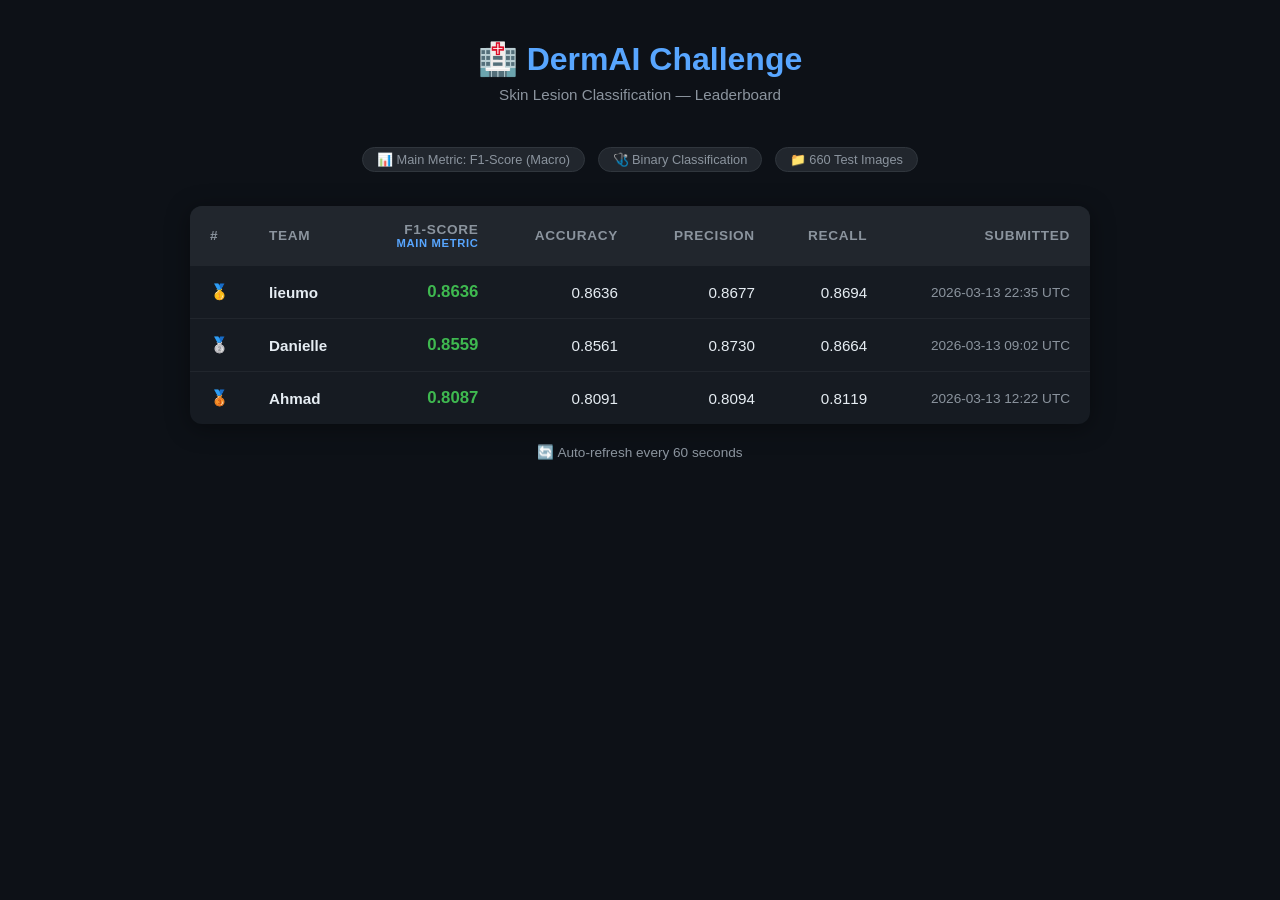
<file: leaderboard/index.html>
<!DOCTYPE html>
<html lang="fr">
<head>
  <meta charset="UTF-8">
  <meta name="viewport" content="width=device-width, initial-scale=1.0">
  <title>DermAI Challenge — Leaderboard</title>
  <style>
    * { margin: 0; padding: 0; box-sizing: border-box; }
    body { background: #0d1117; color: #e6edf3; font-family: 'Segoe UI', sans-serif; padding: 40px 20px; }
    .container { max-width: 900px; margin: 0 auto; }
    h1 { text-align: center; font-size: 2rem; margin-bottom: 8px; color: #58a6ff; }
    .subtitle { text-align: center; color: #8b949e; margin-bottom: 40px; font-size: 0.95rem; }
    .badge { display: inline-block; background: #21262d; border: 1px solid #30363d; border-radius: 20px; padding: 4px 14px; font-size: 0.8rem; margin: 4px; color: #8b949e; }
    table { width: 100%; border-collapse: collapse; background: #161b22; border-radius: 12px; overflow: hidden; box-shadow: 0 4px 24px rgba(0,0,0,0.4); }
    thead { background: #21262d; }
    th { padding: 16px 20px; text-align: left; font-size: 0.85rem; text-transform: uppercase; letter-spacing: 0.05em; color: #8b949e; }
    th.right, td.right { text-align: right; }
    td { padding: 16px 20px; border-top: 1px solid #21262d; font-size: 0.95rem; }
    tr:hover td { background: #1c2128; }
    .rank { font-weight: bold; color: #8b949e; width: 40px; }
    .team-name { font-weight: 600; color: #e6edf3; }
    .f1 { font-weight: 700; color: #3fb950; font-size: 1.05rem; }
    .medal { font-size: 1.2rem; }
    .main-metric { color: #58a6ff; font-size: 0.7rem; display: block; }
    .refresh { text-align: center; margin-top: 20px; color: #8b949e; font-size: 0.85rem; }
    .empty { text-align: center; padding: 60px; color: #8b949e; }
    .loading { text-align: center; padding: 60px; color: #58a6ff; }
  </style>
</head>
<body>
  <div class="container">
    <h1>🏥 DermAI Challenge</h1>
    <p class="subtitle">Skin Lesion Classification — Leaderboard</p>

    <div style="text-align:center; margin-bottom: 30px;">
      <span class="badge">📊 Main Metric: F1-Score (Macro)</span>
      <span class="badge">🩺 Binary Classification</span>
      <span class="badge">📁 660 Test Images</span>
    </div>

    <table>
      <thead>
        <tr>
          <th>#</th>
          <th>Team</th>
          <th class="right">F1-Score <span class="main-metric">main metric</span></th>
          <th class="right">Accuracy</th>
          <th class="right">Precision</th>
          <th class="right">Recall</th>
          <th class="right">Submitted</th>
        </tr>
      </thead>
      <tbody id="leaderboard-body">
        <tr><td colspan="7" class="loading">Loading...</td></tr>
      </tbody>
    </table>

    <p class="refresh">🔄 Auto-refresh every 60 seconds</p>
  </div>

  <script>
    const MEDALS = ['🥇', '🥈', '🥉'];

    function parseCSV(text) {
      const lines = text.trim().split('\n');
      const headers = lines[0].split(',').map(h => h.trim());
      return lines.slice(1).map(line => {
        const vals = line.split(',').map(v => v.trim());
        const obj = {};
        headers.forEach((h, i) => obj[h] = vals[i]);
        return obj;
      });
    }

    function render(entries) {
      const tbody = document.getElementById('leaderboard-body');
      if (!entries.length) {
        tbody.innerHTML = '<tr><td colspan="7" class="empty">No submissions yet 🎯</td></tr>';
        return;
      }
      tbody.innerHTML = entries.map((e, i) => `
        <tr>
          <td class="rank">${MEDALS[i] || (i+1)}</td>
          <td class="team-name">${e.team}</td>
          <td class="right f1">${parseFloat(e.f1_score).toFixed(4)}</td>
          <td class="right">${parseFloat(e.accuracy).toFixed(4)}</td>
          <td class="right">${parseFloat(e.precision).toFixed(4)}</td>
          <td class="right">${parseFloat(e.recall).toFixed(4)}</td>
          <td class="right" style="color:#8b949e;font-size:0.85rem">${e.submitted_at || '-'}</td>
        </tr>
      `).join('');
    }

    async function load() {
      try {
        const res = await fetch('leaderboard.csv?t=' + Date.now());
        if (!res.ok) throw new Error('Not found');
        const text = await res.text();
        const entries = parseCSV(text);
        entries.sort((a, b) => parseFloat(b.f1_score) - parseFloat(a.f1_score));
        render(entries);
      } catch (e) {
        document.getElementById('leaderboard-body').innerHTML =
          '<tr><td colspan="7" class="empty">No submissions yet 🎯</td></tr>';
      }
    }

    load();
    setInterval(load, 60000);
  </script>
</body>
</html>
</file>
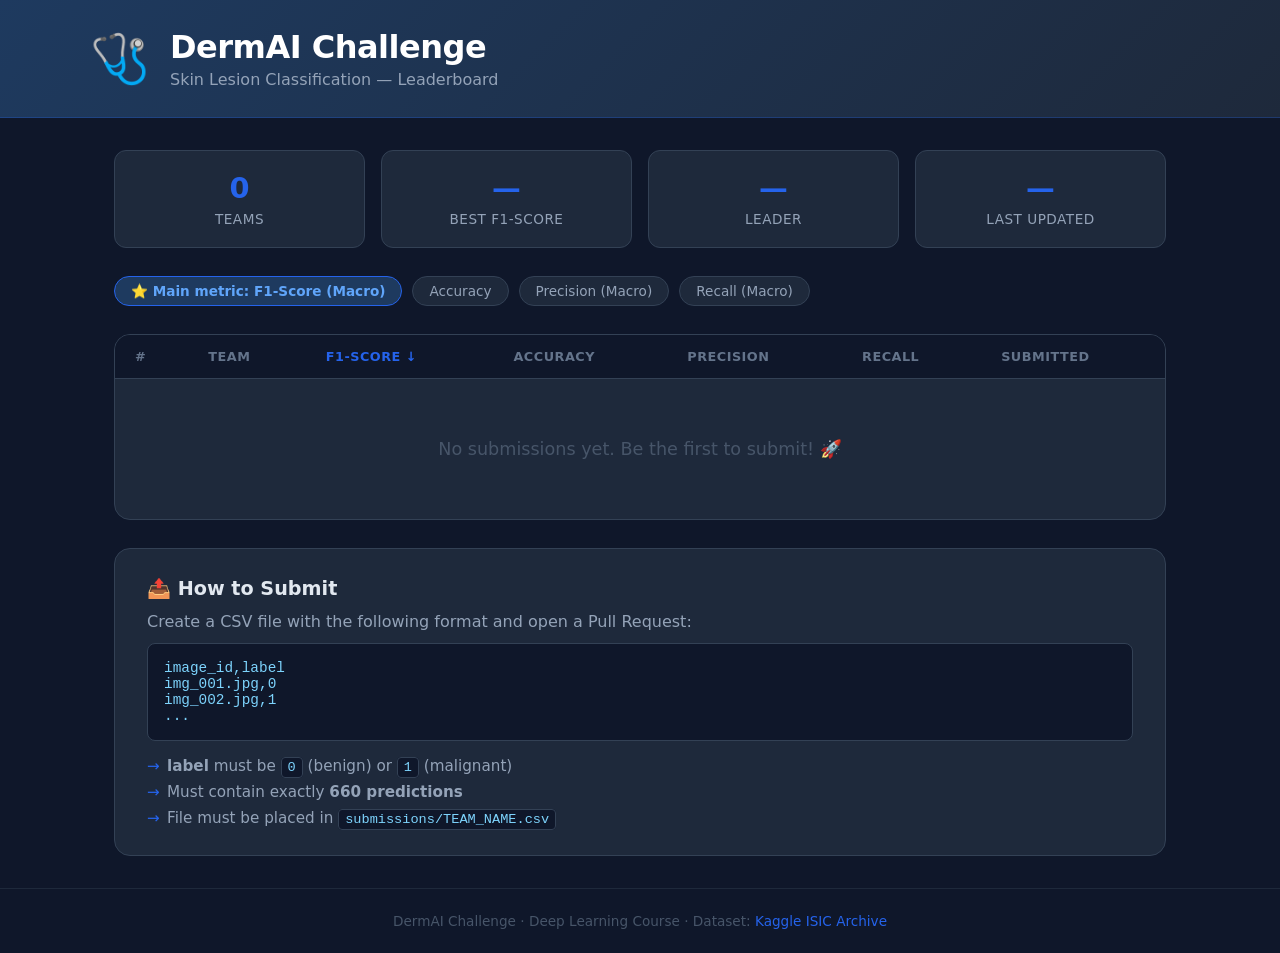
<file: learderboard/index.html>
<!DOCTYPE html>
<html lang="en">
<head>
  <meta charset="UTF-8" />
  <meta name="viewport" content="width=device-width, initial-scale=1.0" />
  <title>DermAI Challenge — Leaderboard</title>
  <link rel="stylesheet" href="styles.css" />
</head>
<body>

  <header>
    <div class="header-inner">
      <div class="logo">🩺</div>
      <div>
        <h1>DermAI Challenge</h1>
        <p class="subtitle">Skin Lesion Classification — Leaderboard</p>
      </div>
    </div>
  </header>

  <main>

    <!-- Stats bar -->
    <section class="stats-bar" id="stats-bar">
      <div class="stat-card">
        <span class="stat-value" id="stat-teams">—</span>
        <span class="stat-label">Teams</span>
      </div>
      <div class="stat-card">
        <span class="stat-value" id="stat-best">—</span>
        <span class="stat-label">Best F1-Score</span>
      </div>
      <div class="stat-card">
        <span class="stat-value" id="stat-leader">—</span>
        <span class="stat-label">Leader</span>
      </div>
      <div class="stat-card">
        <span class="stat-value" id="stat-updated">—</span>
        <span class="stat-label">Last Updated</span>
      </div>
    </section>

    <!-- Metric info -->
    <section class="metric-info">
      <div class="metric-badge main">⭐ Main metric: F1-Score (Macro)</div>
      <div class="metric-badge">Accuracy</div>
      <div class="metric-badge">Precision (Macro)</div>
      <div class="metric-badge">Recall (Macro)</div>
    </section>

    <!-- Leaderboard table -->
    <section class="table-section">
      <table id="leaderboard-table">
        <thead>
          <tr>
            <th>#</th>
            <th>Team</th>
            <th class="main-col">F1-Score ↓</th>
            <th>Accuracy</th>
            <th>Precision</th>
            <th>Recall</th>
            <th>Submitted</th>
          </tr>
        </thead>
        <tbody id="leaderboard-body">
          <tr>
            <td colspan="7" class="loading">Loading leaderboard...</td>
          </tr>
        </tbody>
      </table>
    </section>

    <!-- Submission info -->
    <section class="submission-info">
      <h2>📤 How to Submit</h2>
      <p>Create a CSV file with the following format and open a Pull Request:</p>
      <pre>image_id,label
img_001.jpg,0
img_002.jpg,1
...</pre>
      <ul>
        <li><strong>label</strong> must be <code>0</code> (benign) or <code>1</code> (malignant)</li>
        <li>Must contain exactly <strong>660 predictions</strong></li>
        <li>File must be placed in <code>submissions/TEAM_NAME.csv</code></li>
      </ul>
    </section>

  </main>

  <footer>
    <p>DermAI Challenge · Deep Learning Course · Dataset: <a href="https://www.kaggle.com/datasets/fanconic/skin-cancer-malignant-vs-benign" target="_blank">Kaggle ISIC Archive</a></p>
  </footer>

  <script src="app.js"></script>
</body>
</html>
</file>
<file: learderboard/styles.css>
* {
  margin: 0;
  padding: 0;
  box-sizing: border-box;
}

body {
  font-family: 'Segoe UI', system-ui, -apple-system, sans-serif;
  background: #0f172a;
  color: #e2e8f0;
  min-height: 100vh;
}

/* ── Header ──────────────────────────────────────────────── */
header {
  background: linear-gradient(135deg, #1e3a5f 0%, #1e293b 100%);
  border-bottom: 1px solid #2563eb44;
  padding: 28px 40px;
}

.header-inner {
  max-width: 1100px;
  margin: 0 auto;
  display: flex;
  align-items: center;
  gap: 20px;
}

.logo {
  font-size: 3rem;
}

h1 {
  font-size: 2rem;
  font-weight: 700;
  color: #ffffff;
  letter-spacing: -0.5px;
}

.subtitle {
  color: #94a3b8;
  margin-top: 4px;
  font-size: 1rem;
}

/* ── Main ────────────────────────────────────────────────── */
main {
  max-width: 1100px;
  margin: 0 auto;
  padding: 32px 24px;
  display: flex;
  flex-direction: column;
  gap: 28px;
}

/* ── Stats bar ───────────────────────────────────────────── */
.stats-bar {
  display: grid;
  grid-template-columns: repeat(4, 1fr);
  gap: 16px;
}

.stat-card {
  background: #1e293b;
  border: 1px solid #334155;
  border-radius: 12px;
  padding: 20px 24px;
  display: flex;
  flex-direction: column;
  align-items: center;
  gap: 6px;
}

.stat-value {
  font-size: 1.8rem;
  font-weight: 700;
  color: #2563eb;
}

.stat-label {
  font-size: 0.85rem;
  color: #94a3b8;
  text-transform: uppercase;
  letter-spacing: 0.5px;
}

/* ── Metric badges ───────────────────────────────────────── */
.metric-info {
  display: flex;
  gap: 10px;
  flex-wrap: wrap;
  align-items: center;
}

.metric-badge {
  background: #1e293b;
  border: 1px solid #334155;
  border-radius: 20px;
  padding: 6px 16px;
  font-size: 0.85rem;
  color: #94a3b8;
}

.metric-badge.main {
  background: #1e3a5f;
  border-color: #2563eb;
  color: #60a5fa;
  font-weight: 600;
}

/* ── Table ───────────────────────────────────────────────── */
.table-section {
  background: #1e293b;
  border: 1px solid #334155;
  border-radius: 16px;
  overflow: hidden;
}

table {
  width: 100%;
  border-collapse: collapse;
}

thead tr {
  background: #0f172a;
}

th {
  padding: 14px 20px;
  text-align: left;
  font-size: 0.8rem;
  font-weight: 600;
  text-transform: uppercase;
  letter-spacing: 0.5px;
  color: #64748b;
  border-bottom: 1px solid #334155;
}

th.main-col {
  color: #2563eb;
}

tbody tr {
  border-bottom: 1px solid #1e293b;
  transition: background 0.15s;
}

tbody tr:last-child {
  border-bottom: none;
}

tbody tr:hover {
  background: #263548;
}

tbody tr.rank-1 {
  background: #1a2d1a;
}

tbody tr.rank-2 {
  background: #1e2a1e;
}

tbody tr.rank-3 {
  background: #1e2419;
}

td {
  padding: 14px 20px;
  font-size: 0.95rem;
}

.rank-cell {
  font-size: 1.3rem;
  text-align: center;
}

.team-name {
  font-weight: 600;
  color: #e2e8f0;
}

.score-main {
  font-weight: 700;
  color: #2563eb;
  font-size: 1.05rem;
}

.score {
  color: #94a3b8;
}

.date {
  color: #475569;
  font-size: 0.85rem;
}

.score-bar-wrap {
  display: flex;
  align-items: center;
  gap: 10px;
}

.score-bar {
  height: 6px;
  border-radius: 3px;
  background: #2563eb;
  min-width: 4px;
  transition: width 0.4s ease;
}

.loading {
  text-align: center;
  color: #475569;
  padding: 40px;
}

.empty {
  text-align: center;
  color: #475569;
  padding: 60px;
  font-size: 1.1rem;
}

/* ── Submission info ─────────────────────────────────────── */
.submission-info {
  background: #1e293b;
  border: 1px solid #334155;
  border-radius: 16px;
  padding: 28px 32px;
}

.submission-info h2 {
  font-size: 1.2rem;
  margin-bottom: 12px;
  color: #e2e8f0;
}

.submission-info p {
  color: #94a3b8;
  margin-bottom: 12px;
}

.submission-info pre {
  background: #0f172a;
  border: 1px solid #334155;
  border-radius: 8px;
  padding: 16px;
  font-family: 'Courier New', monospace;
  font-size: 0.9rem;
  color: #7dd3fc;
  margin-bottom: 16px;
  overflow-x: auto;
}

.submission-info ul {
  list-style: none;
  display: flex;
  flex-direction: column;
  gap: 8px;
}

.submission-info li {
  color: #94a3b8;
  font-size: 0.95rem;
  padding-left: 20px;
  position: relative;
}

.submission-info li::before {
  content: "→";
  position: absolute;
  left: 0;
  color: #2563eb;
}

.submission-info code {
  background: #0f172a;
  border: 1px solid #334155;
  padding: 2px 6px;
  border-radius: 4px;
  font-family: monospace;
  color: #7dd3fc;
  font-size: 0.85rem;
}

/* ── Footer ──────────────────────────────────────────────── */
footer {
  text-align: center;
  padding: 24px;
  color: #475569;
  font-size: 0.85rem;
  border-top: 1px solid #1e293b;
}

footer a {
  color: #2563eb;
  text-decoration: none;
}

footer a:hover {
  text-decoration: underline;
}

/* ── Responsive ──────────────────────────────────────────── */
@media (max-width: 768px) {
  .stats-bar {
    grid-template-columns: repeat(2, 1fr);
  }
  header {
    padding: 20px;
  }
  h1 {
    font-size: 1.5rem;
  }
  th, td {
    padding: 10px 12px;
  }
}
</file>
